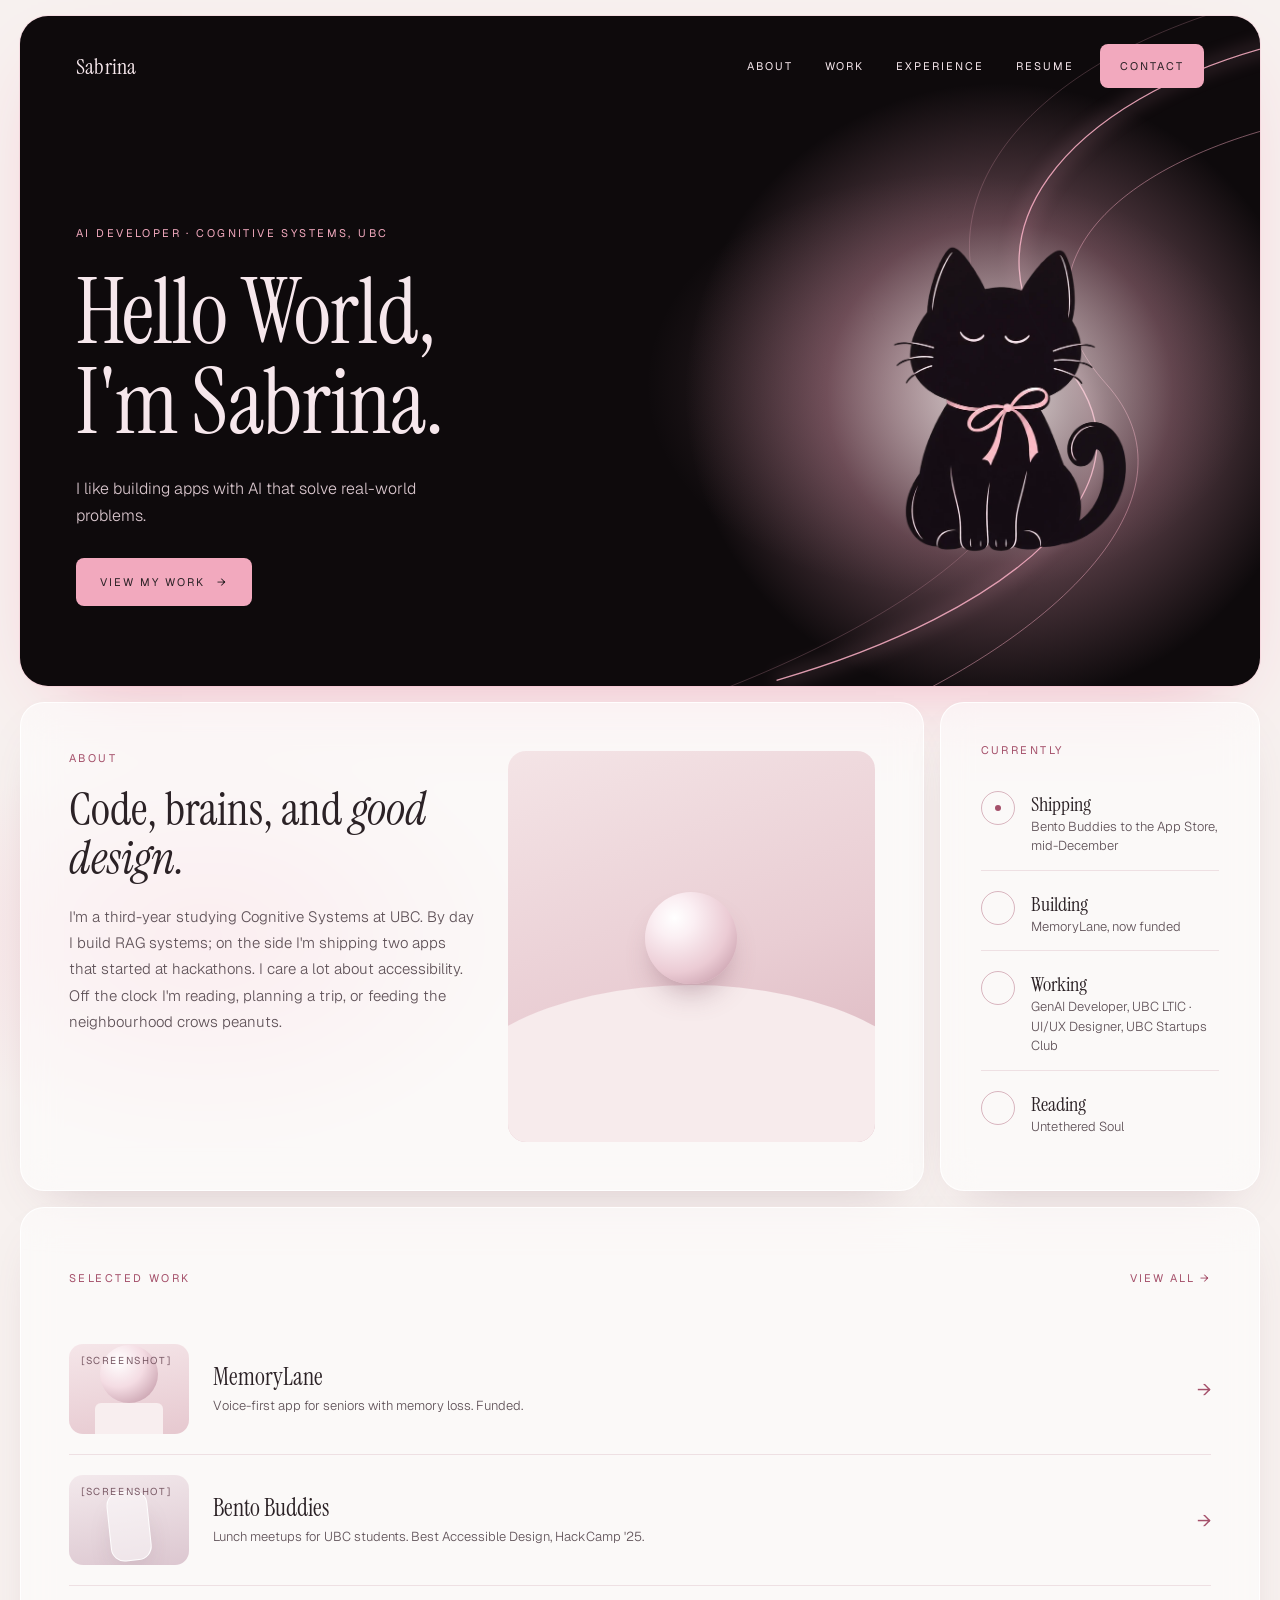
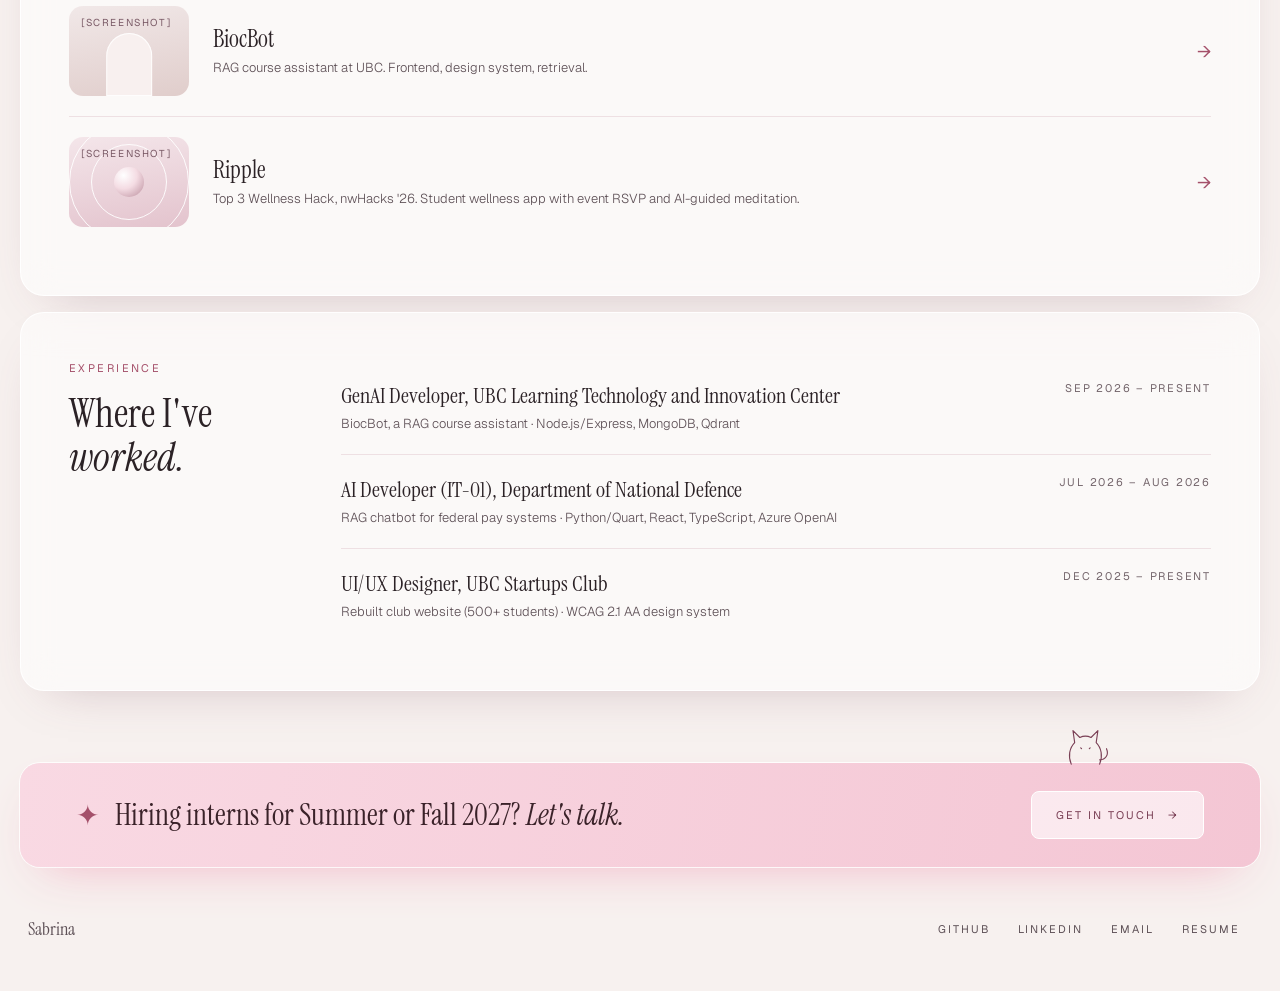
<file: index.html>
<!doctype html>
<html lang="en">
<head>
<meta charset="utf-8">
<meta name="viewport" content="width=device-width, initial-scale=1.0">
<title>Sabrina Yuan — AI developer</title>
<meta name="description" content="Sabrina Yuan — AI developer and Cognitive Systems student at UBC. I build AI tools and apps for real people, and study how their brains work.">

<link rel="icon" type="image/svg+xml" href="assets/favicon.svg">

<meta property="og:type" content="website">
<meta property="og:title" content="Sabrina Yuan — AI developer">
<meta property="og:description" content="I build AI tools and apps for real people, and study how their brains work.">
<meta property="og:image" content="assets/og-image.svg">
<meta property="og:url" content="https://sabrinayuan07-cloud.github.io/Portfolio/">
<meta name="twitter:card" content="summary_large_image">

<link rel="preconnect" href="https://fonts.googleapis.com">
<link rel="preconnect" href="https://fonts.gstatic.com" crossorigin>
<link href="https://fonts.googleapis.com/css2?family=Instrument+Serif:ital@0;1&family=Geist:wght@300;400;500&display=swap" rel="stylesheet">

<link rel="stylesheet" href="css/tokens.css">
<link rel="stylesheet" href="css/pearl.css">
</head>
<body>

<a class="skip-link" href="#main">Skip to content</a>

<!-- HERO -->
<header id="top" class="hero">
  <div class="hero-glow" aria-hidden="true"></div>

  <svg class="hero-swirls drift" aria-hidden="true" viewBox="0 0 700 640" preserveAspectRatio="xMaxYMid slice">
    <path d="M720 40 C520 90 420 220 520 330 C620 440 470 560 260 620" fill="none" stroke="#F2A9BE" stroke-width="10" opacity="0.18" style="filter: blur(8px)"></path>
    <path d="M720 40 C520 90 420 220 520 330 C620 440 470 560 260 620" fill="none" stroke="#F2A9BE" stroke-width="1.2" opacity="0.9"></path>
    <path d="M740 110 C560 150 470 250 560 350 C650 450 520 580 330 660" fill="none" stroke="#F2A9BE" stroke-width="0.8" opacity="0.55"></path>
    <path d="M700 0 C470 60 380 200 470 320 C560 440 400 560 180 640" fill="none" stroke="#F2A9BE" stroke-width="0.6" opacity="0.35"></path>
  </svg>

  <div class="hero-cat-wrap float" aria-hidden="true">
    <div class="hero-cat-glow"></div>
    <picture>
      <source srcset="assets/hero-cat.webp" type="image/webp">
      <img src="assets/hero-cat.png" alt="" class="hero-cat-img">
    </picture>
  </div>

  <div class="hero-header">
    <a href="#top" class="lnk brand">
      <span class="brand-name">Sabrina</span>
    </a>
    <nav class="main-nav" aria-label="Main">
      <a href="#about" class="lnk">About</a>
      <a href="#work" class="lnk">Work</a>
      <a href="#experience" class="lnk">Experience</a>
      <a href="Sabrina_Yuan_Resume.pdf" class="lnk" target="_blank" rel="noopener">Resume</a>
      <a href="#contact" class="lnk btn btn-primary">Contact</a>
    </nav>
  </div>

  <div class="hero-copy js-fade">
    <p class="label">AI developer · Cognitive Systems, UBC</p>
    <h1 class="hero-h1">Hello World, I'm Sabrina.<br><em></em></h1>
    <p class="hero-sub">I like building apps with AI that solve real-world problems.</p>
    <a href="#work" class="lnk btn btn-primary">View my work <span aria-hidden="true">→</span></a>
  </div>
</header>

<main id="main">

  <!-- ABOUT + CURRENTLY -->
  <section id="about" class="about" aria-labelledby="about-heading">
    <div class="about-glow" aria-hidden="true"></div>
    <div class="about-row">

      <div class="about-card glass js-fade">
        <div class="about-text">
          <p class="label">About</p>
          <h2 id="about-heading" class="about-heading">Code, brains, and <em>good design.</em></h2>
          <p class="about-body">I'm a third-year studying Cognitive Systems at UBC. By day I build RAG systems; on the side I'm shipping two apps that started at hackathons. I care a lot about accessibility. Off the clock I'm reading, planning a trip, or feeding the neighbourhood crows peanuts.</p>
        </div>
        <div class="about-image hide-sm" aria-hidden="true"></div>
      </div>

      <div class="currently glass js-fade">
        <p class="label">Currently</p>

        <div class="currently-item">
          <span class="currently-dot" aria-hidden="true"><span></span></span>
          <div>
            <p class="currently-title">Shipping</p>
            <p class="currently-desc">Bento Buddies to the App Store, mid-December</p>
          </div>
        </div>

        <div class="currently-item">
          <span class="currently-dot" aria-hidden="true"></span>
          <div>
            <p class="currently-title">Building</p>
            <p class="currently-desc">MemoryLane, now funded</p>
          </div>
        </div>

        <div class="currently-item">
          <span class="currently-dot" aria-hidden="true"></span>
          <div>
            <p class="currently-title">Working</p>
            <p class="currently-desc">GenAI Developer, UBC LTIC · UI/UX Designer, UBC Startups Club</p>
          </div>
        </div>

        <div class="currently-item">
          <span class="currently-dot" aria-hidden="true"></span>
          <div>
            <p class="currently-title">Reading</p>
            <p class="currently-desc">Untethered Soul</p>
          </div>
        </div>
      </div>

    </div>
  </section>

  <!-- WORK -->
  <section id="work" class="work" aria-labelledby="work-heading">
    <div class="work-inner glass js-fade">
      <div class="work-head">
        <p id="work-heading" class="label">Selected work</p>
        <a href="https://github.com/sabrinayuan07-cloud" class="lnk view-all">View all →</a>
      </div>

      <div class="work-list">

        <a href="case-studies/memorylane.html" class="lnk card work-row">
          <div class="work-thumb thumb-memorylane">
            <div class="thumb-house" aria-hidden="true"></div>
            <div class="thumb-pearl" aria-hidden="true"></div>
            <p class="work-thumb-tag">[screenshot]</p>
          </div>
          <div class="work-row-text">
            <p class="work-title">MemoryLane</p>
            <p class="work-desc">Voice-first app for seniors with memory loss. Funded.</p>
          </div>
          <span class="work-row-arrow" aria-hidden="true">→</span>
        </a>

        <a href="case-studies/bento-buddies.html" class="lnk card work-row">
          <div class="work-thumb thumb-bento">
            <div class="thumb-card" aria-hidden="true"></div>
            <p class="work-thumb-tag">[screenshot]</p>
          </div>
          <div class="work-row-text">
            <p class="work-title">Bento Buddies</p>
            <p class="work-desc">Lunch meetups for UBC students. Best Accessible Design, HackCamp '25.</p>
          </div>
          <span class="work-row-arrow" aria-hidden="true">→</span>
        </a>

        <a href="case-studies/biocbot.html" class="lnk card work-row">
          <div class="work-thumb thumb-biocbot">
            <div class="thumb-pill" aria-hidden="true"></div>
            <p class="work-thumb-tag">[screenshot]</p>
          </div>
          <div class="work-row-text">
            <p class="work-title">BiocBot</p>
            <p class="work-desc">RAG course assistant at UBC. Frontend, design system, retrieval.</p>
          </div>
          <span class="work-row-arrow" aria-hidden="true">→</span>
        </a>

        <a href="case-studies/ripple.html" class="lnk card work-row">
          <div class="work-thumb thumb-ripple">
            <div class="thumb-ring-lg" aria-hidden="true"></div>
            <div class="thumb-ring-sm" aria-hidden="true"></div>
            <div class="thumb-dot" aria-hidden="true"></div>
            <p class="work-thumb-tag">[screenshot]</p>
          </div>
          <div class="work-row-text">
            <p class="work-title">Ripple</p>
            <p class="work-desc">Top 3 Wellness Hack, nwHacks '26. Student wellness app with event RSVP and AI-guided meditation.</p>
          </div>
          <span class="work-row-arrow" aria-hidden="true">→</span>
        </a>

      </div>
    </div>
  </section>

  <!-- EXPERIENCE -->
  <section id="experience" class="experience" aria-labelledby="experience-heading">
    <div class="experience-inner glass">
      <div class="experience-head">
        <p class="label">Experience</p>
        <h2 id="experience-heading" class="experience-heading">Where I've <em>worked.</em></h2>
      </div>
      <div class="experience-list">
        <div class="experience-item">
          <div class="experience-role">
            <p class="experience-title">GenAI Developer, UBC Learning Technology and Innovation Center</p>
            <p class="experience-meta">BiocBot, a RAG course assistant · Node.js/Express, MongoDB, Qdrant</p>
          </div>
          <p class="experience-dates">Sep 2026 – Present</p>
        </div>
        <div class="experience-item">
          <div class="experience-role">
            <p class="experience-title">AI Developer (IT-01), Department of National Defence</p>
            <p class="experience-meta">RAG chatbot for federal pay systems · Python/Quart, React, TypeScript, Azure OpenAI</p>
          </div>
          <p class="experience-dates">Jul 2026 – Aug 2026</p>
        </div>
        <div class="experience-item">
          <div class="experience-role">
            <p class="experience-title">UI/UX Designer, UBC Startups Club</p>
            <p class="experience-meta">Rebuilt club website (500+ students) · WCAG 2.1 AA design system</p>
          </div>
          <p class="experience-dates">Dec 2025 – Present</p>
        </div>
      </div>
    </div>
  </section>

  <!-- CTA -->
  <section id="contact" class="cta" aria-labelledby="cta-heading">
    <div class="cta-bar">
      <svg class="cta-cat" aria-hidden="true" viewBox="0 0 60 50">
        <path d="M14 49 C10 40 12 30 18 24 L16 10 L24 18 C28 16 33 16 37 18 L45 10 L43 24 C49 30 51 40 47 49 M47 44 C54 44 58 38 55 31" fill="none" stroke="#7A3F55" stroke-width="1.3" stroke-linecap="round" stroke-linejoin="round"></path>
        <path d="M25 30 L26 31 M36 30 L35 31" stroke="#7A3F55" stroke-width="1.3" stroke-linecap="round"></path>
      </svg>
      <div class="cta-message">
        <span class="cta-sparkle" aria-hidden="true">✦</span>
        <p id="cta-heading" class="cta-text">Hiring interns for Summer or Fall 2027? <em>Let's talk.</em></p>
      </div>
      <a href="mailto:sabrinayuan.07@gmail.com" class="lnk btn btn-glass">Get in touch <span aria-hidden="true">→</span></a>
    </div>
  </section>

</main>

<!-- FOOTER -->
<footer class="site-footer">
  <p class="footer-sign">Sabrina</p>
  <nav class="footer-social" aria-label="Social">
    <a href="https://github.com/sabrinayuan07-cloud" class="lnk">GitHub</a>
    <a href="https://www.linkedin.com/in/sabrina-yuan-062b4422b/" class="lnk">LinkedIn</a>
    <a href="mailto:sabrinayuan.07@gmail.com" class="lnk">Email</a>
    <a href="Sabrina_Yuan_Resume.pdf" class="lnk" target="_blank" rel="noopener">Resume</a>
  </nav>
</footer>

<script type="module" src="js/main.js"></script>
</body>
</html>
</file>
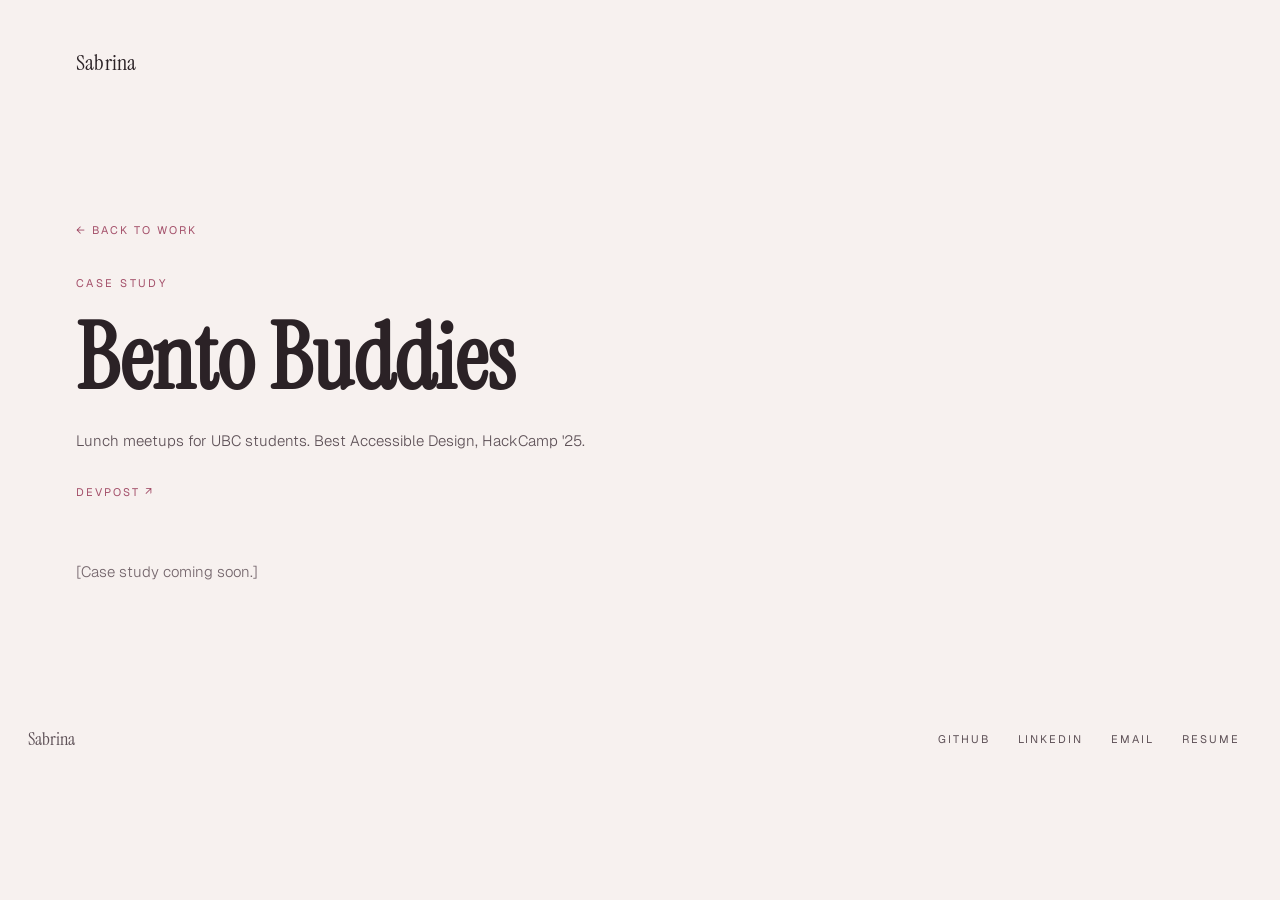
<file: case-studies/bento-buddies.html>
<!doctype html>
<html lang="en">
<head>
<meta charset="utf-8">
<meta name="viewport" content="width=device-width, initial-scale=1.0">
<title>Bento Buddies — Sabrina Yuan</title>
<meta name="description" content="Case study: Bento Buddies, lunch meetups for UBC students.">
<link rel="icon" type="image/svg+xml" href="../assets/favicon.svg">
<link rel="preconnect" href="https://fonts.googleapis.com">
<link rel="preconnect" href="https://fonts.gstatic.com" crossorigin>
<link href="https://fonts.googleapis.com/css2?family=Instrument+Serif:ital@0;1&family=Geist:wght@300;400;500&display=swap" rel="stylesheet">
<link rel="stylesheet" href="../css/tokens.css">
<link rel="stylesheet" href="../css/pearl.css">
</head>
<body>

<a class="skip-link" href="#main">Skip to content</a>

<header>
  <div class="hero-header wrap" style="padding-top: 24px;">
    <a href="../index.html#top" class="lnk brand" style="color: var(--ink);">
      <span class="brand-name">Sabrina</span>
    </a>
  </div>
</header>

<main id="main" class="case-main">
  <a href="../index.html#work" class="lnk back-link">← Back to work</a>
  <p class="label">Case study</p>
  <h1 class="case-title">Bento Buddies</h1>
  <p class="case-tagline">Lunch meetups for UBC students. Best Accessible Design, HackCamp '25.</p>
  <nav class="case-links" aria-label="Project links">
    <a href="https://devpost.com/software/food-buddy-finder" class="lnk">DevPost ↗</a>
  </nav>
  <p class="case-placeholder">[Case study coming soon.]</p>
</main>

<footer class="site-footer">
  <p class="footer-sign">Sabrina</p>
  <nav class="footer-social" aria-label="Social">
    <a href="https://github.com/sabrinayuan07-cloud" class="lnk">GitHub</a>
    <a href="https://www.linkedin.com/in/sabrina-yuan-062b4422b/" class="lnk">LinkedIn</a>
    <a href="mailto:sabrinayuan.07@gmail.com" class="lnk">Email</a>
    <a href="../Sabrina_Yuan_Resume.pdf" class="lnk" target="_blank" rel="noopener">Resume</a>
  </nav>
</footer>

</body>
</html>
</file>
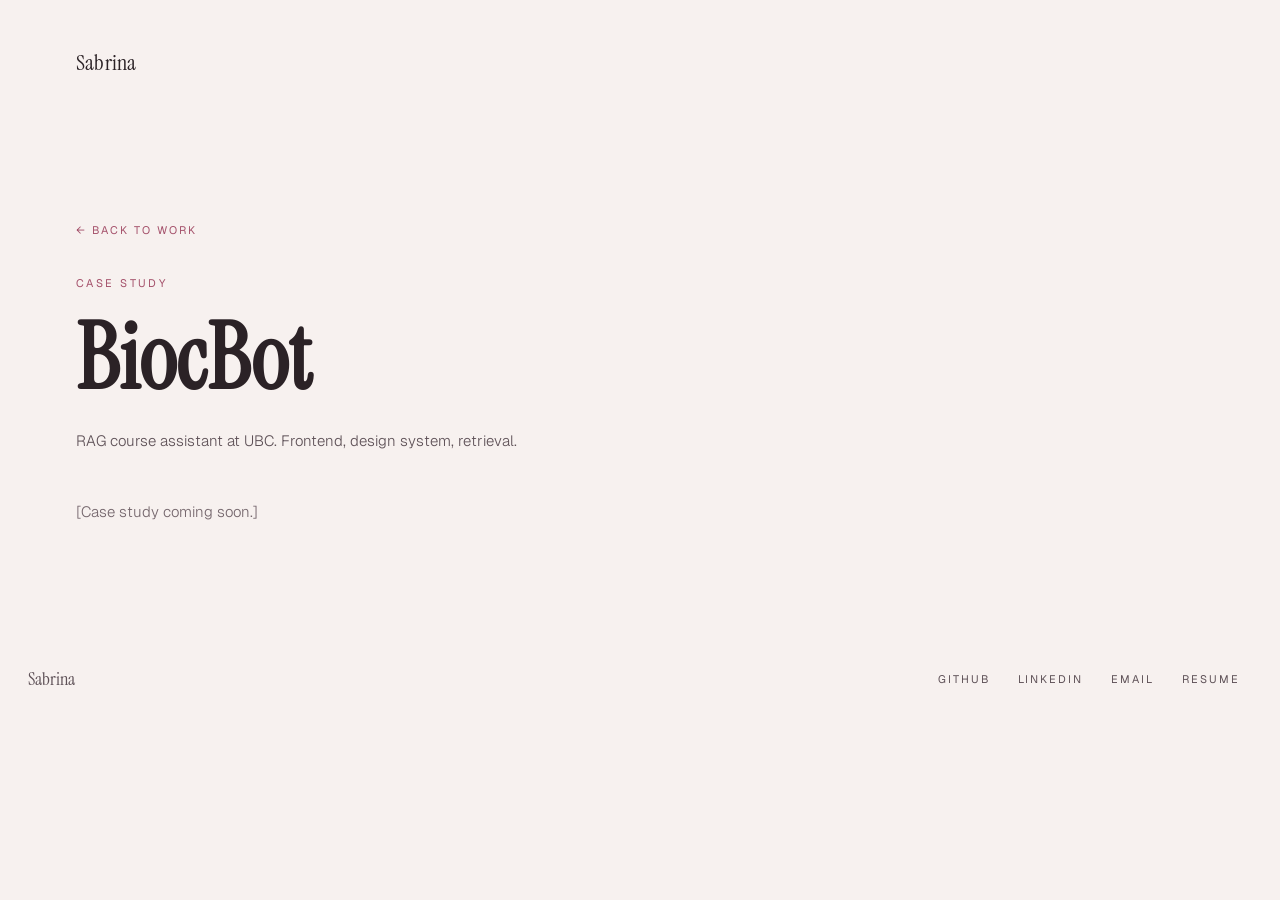
<file: case-studies/biocbot.html>
<!doctype html>
<html lang="en">
<head>
<meta charset="utf-8">
<meta name="viewport" content="width=device-width, initial-scale=1.0">
<title>BiocBot — Sabrina Yuan</title>
<meta name="description" content="Case study: BiocBot, a RAG course assistant at UBC.">
<link rel="icon" type="image/svg+xml" href="../assets/favicon.svg">
<link rel="preconnect" href="https://fonts.googleapis.com">
<link rel="preconnect" href="https://fonts.gstatic.com" crossorigin>
<link href="https://fonts.googleapis.com/css2?family=Instrument+Serif:ital@0;1&family=Geist:wght@300;400;500&display=swap" rel="stylesheet">
<link rel="stylesheet" href="../css/tokens.css">
<link rel="stylesheet" href="../css/pearl.css">
</head>
<body>

<a class="skip-link" href="#main">Skip to content</a>

<header>
  <div class="hero-header wrap" style="padding-top: 24px;">
    <a href="../index.html#top" class="lnk brand" style="color: var(--ink);">
      <span class="brand-name">Sabrina</span>
    </a>
  </div>
</header>

<main id="main" class="case-main">
  <a href="../index.html#work" class="lnk back-link">← Back to work</a>
  <p class="label">Case study</p>
  <h1 class="case-title">BiocBot</h1>
  <p class="case-tagline">RAG course assistant at UBC. Frontend, design system, retrieval.</p>
  <p class="case-placeholder">[Case study coming soon.]</p>
</main>

<footer class="site-footer">
  <p class="footer-sign">Sabrina</p>
  <nav class="footer-social" aria-label="Social">
    <a href="https://github.com/sabrinayuan07-cloud" class="lnk">GitHub</a>
    <a href="https://www.linkedin.com/in/sabrina-yuan-062b4422b/" class="lnk">LinkedIn</a>
    <a href="mailto:sabrinayuan.07@gmail.com" class="lnk">Email</a>
    <a href="../Sabrina_Yuan_Resume.pdf" class="lnk" target="_blank" rel="noopener">Resume</a>
  </nav>
</footer>

</body>
</html>
</file>
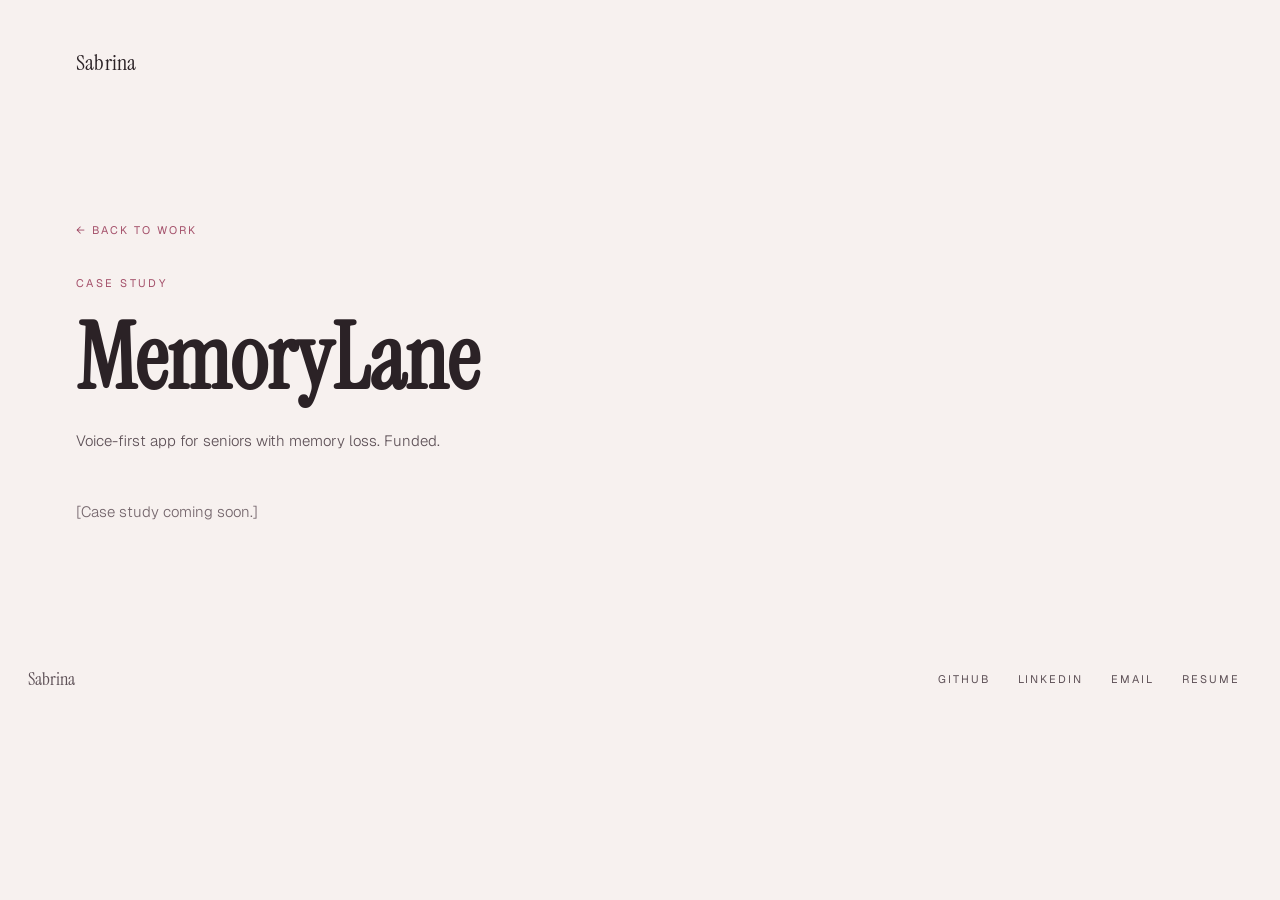
<file: case-studies/memorylane.html>
<!doctype html>
<html lang="en">
<head>
<meta charset="utf-8">
<meta name="viewport" content="width=device-width, initial-scale=1.0">
<title>MemoryLane — Sabrina Yuan</title>
<meta name="description" content="Case study: MemoryLane, a voice-first app for seniors with memory loss.">
<link rel="icon" type="image/svg+xml" href="../assets/favicon.svg">
<link rel="preconnect" href="https://fonts.googleapis.com">
<link rel="preconnect" href="https://fonts.gstatic.com" crossorigin>
<link href="https://fonts.googleapis.com/css2?family=Instrument+Serif:ital@0;1&family=Geist:wght@300;400;500&display=swap" rel="stylesheet">
<link rel="stylesheet" href="../css/tokens.css">
<link rel="stylesheet" href="../css/pearl.css">
</head>
<body>

<a class="skip-link" href="#main">Skip to content</a>

<header>
  <div class="hero-header wrap" style="padding-top: 24px;">
    <a href="../index.html#top" class="lnk brand" style="color: var(--ink);">
      <span class="brand-name">Sabrina</span>
    </a>
  </div>
</header>

<main id="main" class="case-main">
  <a href="../index.html#work" class="lnk back-link">← Back to work</a>
  <p class="label">Case study</p>
  <h1 class="case-title">MemoryLane</h1>
  <p class="case-tagline">Voice-first app for seniors with memory loss. Funded.</p>
  <p class="case-placeholder">[Case study coming soon.]</p>
</main>

<footer class="site-footer">
  <p class="footer-sign">Sabrina</p>
  <nav class="footer-social" aria-label="Social">
    <a href="https://github.com/sabrinayuan07-cloud" class="lnk">GitHub</a>
    <a href="https://www.linkedin.com/in/sabrina-yuan-062b4422b/" class="lnk">LinkedIn</a>
    <a href="mailto:sabrinayuan.07@gmail.com" class="lnk">Email</a>
    <a href="../Sabrina_Yuan_Resume.pdf" class="lnk" target="_blank" rel="noopener">Resume</a>
  </nav>
</footer>

</body>
</html>
</file>
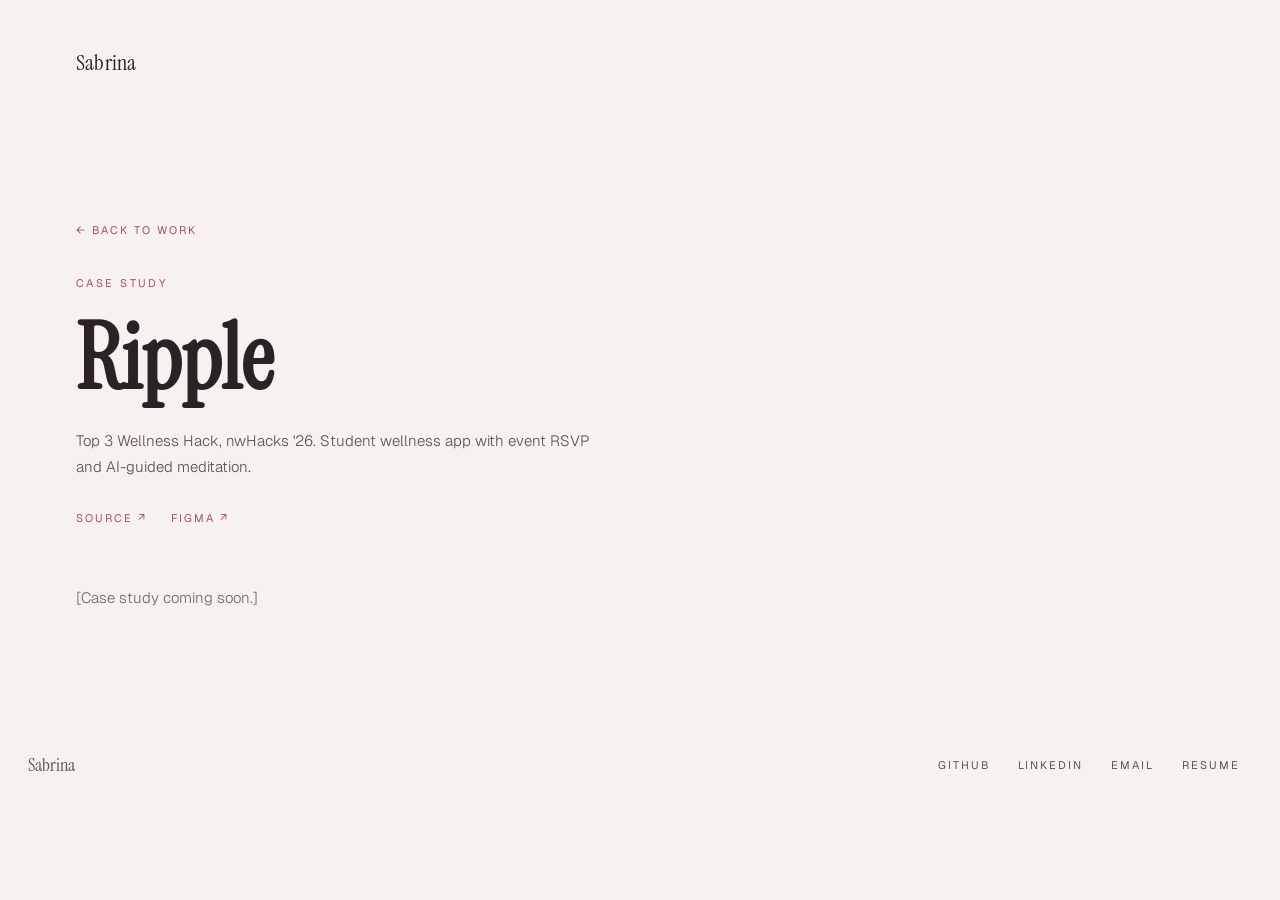
<file: case-studies/ripple.html>
<!doctype html>
<html lang="en">
<head>
<meta charset="utf-8">
<meta name="viewport" content="width=device-width, initial-scale=1.0">
<title>Ripple — Sabrina Yuan</title>
<meta name="description" content="Case study: Ripple, Top 3 Wellness Hack at nwHacks '26.">
<link rel="icon" type="image/svg+xml" href="../assets/favicon.svg">
<link rel="preconnect" href="https://fonts.googleapis.com">
<link rel="preconnect" href="https://fonts.gstatic.com" crossorigin>
<link href="https://fonts.googleapis.com/css2?family=Instrument+Serif:ital@0;1&family=Geist:wght@300;400;500&display=swap" rel="stylesheet">
<link rel="stylesheet" href="../css/tokens.css">
<link rel="stylesheet" href="../css/pearl.css">
</head>
<body>

<a class="skip-link" href="#main">Skip to content</a>

<header>
  <div class="hero-header wrap" style="padding-top: 24px;">
    <a href="../index.html#top" class="lnk brand" style="color: var(--ink);">
      <span class="brand-name">Sabrina</span>
    </a>
  </div>
</header>

<main id="main" class="case-main">
  <a href="../index.html#work" class="lnk back-link">← Back to work</a>
  <p class="label">Case study</p>
  <h1 class="case-title">Ripple</h1>
  <p class="case-tagline">Top 3 Wellness Hack, nwHacks '26. Student wellness app with event RSVP and AI-guided meditation.</p>
  <nav class="case-links" aria-label="Project links">
    <a href="https://github.com/sabrinayuan07-cloud/nwHacks-2026" class="lnk">Source ↗</a>
    <a href="https://www.figma.com/design/0SVCmObbhBL4glf1EhXVU4/Ripple-Design" class="lnk">Figma ↗</a>
  </nav>
  <p class="case-placeholder">[Case study coming soon.]</p>
</main>

<footer class="site-footer">
  <p class="footer-sign">Sabrina</p>
  <nav class="footer-social" aria-label="Social">
    <a href="https://github.com/sabrinayuan07-cloud" class="lnk">GitHub</a>
    <a href="https://www.linkedin.com/in/sabrina-yuan-062b4422b/" class="lnk">LinkedIn</a>
    <a href="mailto:sabrinayuan.07@gmail.com" class="lnk">Email</a>
    <a href="../Sabrina_Yuan_Resume.pdf" class="lnk" target="_blank" rel="noopener">Resume</a>
  </nav>
</footer>

</body>
</html>
</file>
<file: css/tokens.css>
:root {
  /* Colour */
  --night: #0E0A0C;
  --glow: #F2A9BE;
  --blush: #F7F1EF;
  --rose: #A4506A;
  --mauve: #5E5157;
  --muted: #74666C;
  --ink: #2B2226;

  --glass-bg: rgba(255, 255, 255, 0.55);
  --glass-border: rgba(255, 255, 255, 0.9);
  --glass-border-strong: #FFFFFF;
  --glass-blur: 18px;
  --glass-shadow: 0 20px 50px -30px rgba(120, 70, 90, 0.35);

  --hairline: rgba(164, 80, 106, 0.15);
  --hairline-strong: rgba(164, 80, 106, 0.2);

  /* Radii */
  --radius-hero: 28px;
  --radius-card: 24px;
  --radius-image: 14px;
  --radius-btn: 8px;

  /* Type */
  --font-display: 'Instrument Serif', serif;
  --font-body: 'Geist', Inter, system-ui, sans-serif;

  --label-size: 11px;
  --label-tracking: 0.22em;

  --fs-display: clamp(52px, 7vw, 96px);
  --fs-section: clamp(34px, 3.6vw, 46px);
  --fs-title: clamp(20px, 2vw, 24px);
  --fs-body: 15px;

  /* Spacing rhythm */
  --space-page: clamp(24px, 5vw, 56px);
  --space-card: clamp(28px, 4vw, 48px);
  --max-width: 1240px;

  /* Motion */
  --ease-fade: cubic-bezier(.2, .7, .2, 1);
  --fade-distance: 14px;
  --fade-duration: 1.2s;
}

@media (prefers-reduced-motion: reduce) {
  :root {
    --fade-distance: 0px;
  }
}
</file>
<file: css/pearl.css>
/* ── Reset ──────────────────────────────────────────────────────────── */
*, *::before, *::after { box-sizing: border-box; }
html, body { margin: 0; padding: 0; }
img, svg, canvas { display: block; max-width: 100%; }
a { color: inherit; }
ul { margin: 0; padding: 0; list-style: none; }

html {
  scroll-behavior: smooth;
}
@media (prefers-reduced-motion: reduce) {
  html { scroll-behavior: auto; }
}

body {
  background: var(--blush);
  color: var(--ink);
  font-family: var(--font-body);
  font-weight: 400;
  overflow-x: hidden;
  padding: 16px;
}

/* ── Skip link ──────────────────────────────────────────────────────── */
.skip-link {
  position: absolute;
  left: 50%;
  top: -60px;
  transform: translateX(-50%);
  z-index: 1000;
  background: var(--ink);
  color: var(--blush);
  padding: 12px 20px;
  border-radius: var(--radius-btn);
  font-size: var(--label-size);
  letter-spacing: var(--label-tracking);
  text-transform: uppercase;
  text-decoration: none;
  transition: top 0.2s ease;
}
.skip-link:focus {
  top: 16px;
}

/* ── Focus styles ───────────────────────────────────────────────────── */
a:focus-visible,
button:focus-visible {
  outline: 2px solid var(--rose);
  outline-offset: 3px;
  border-radius: var(--radius-btn);
}
.hero :focus-visible {
  outline-color: var(--glow);
}

/* ── Motion ─────────────────────────────────────────────────────────── */
.fade {
  animation: fade var(--fade-duration) var(--ease-fade) both;
}
.fade.in-view { animation-play-state: running; }
@keyframes fade {
  from { opacity: 0; transform: translateY(var(--fade-distance)); }
  to   { opacity: 1; transform: none; }
}
.js-fade {
  opacity: 0;
}
.js-fade.in-view {
  opacity: 1;
  animation: fade var(--fade-duration) var(--ease-fade) both;
}

.drift {
  animation: drift 22s ease-in-out infinite alternate;
}
@keyframes drift {
  from { transform: translate(0, 0) rotate(0deg); }
  to   { transform: translate(-18px, 12px) rotate(-3deg); }
}

.float {
  animation: float 9s ease-in-out infinite alternate;
}
@keyframes float {
  from { transform: translateY(0); }
  to   { transform: translateY(-10px); }
}

.lnk { transition: opacity 0.3s; }
.lnk:hover { opacity: 0.6; }

.card { transition: transform 0.5s var(--ease-fade); }
.card:hover,
.card:focus-visible { transform: translateY(-3px); }

@media (prefers-reduced-motion: reduce) {
  *, *::before, *::after {
    animation: none !important;
    transition: none !important;
  }
  .js-fade { opacity: 1; }
}

/* ── Layout helpers ─────────────────────────────────────────────────── */
.wrap {
  max-width: var(--max-width);
  margin: 0 auto;
}

.label {
  margin: 0;
  font-size: var(--label-size);
  letter-spacing: var(--label-tracking);
  text-transform: uppercase;
  color: var(--rose);
}

.btn {
  display: inline-flex;
  align-items: center;
  gap: 12px;
  min-height: 48px;
  padding: 0 24px;
  border-radius: var(--radius-btn);
  font-size: var(--label-size);
  letter-spacing: 0.18em;
  text-transform: uppercase;
  text-decoration: none;
  border: none;
  cursor: pointer;
}
.btn-primary {
  background: var(--glow);
  color: var(--ink);
}
.btn-glass {
  background: rgba(255, 255, 255, 0.6);
  border: 1px solid var(--glass-border-strong);
  color: #7A3F55;
}

.glass {
  background: var(--glass-bg);
  border: 1px solid var(--glass-border);
  backdrop-filter: blur(var(--glass-blur));
  -webkit-backdrop-filter: blur(var(--glass-blur));
  box-shadow: var(--glass-shadow);
  border-radius: var(--radius-card);
}

@media (max-width: 560px) {
  .hide-sm { display: none; }
}

/* ── Hero ───────────────────────────────────────────────────────────── */
.hero {
  position: relative;
  overflow: hidden;
  max-width: var(--max-width);
  margin: 0 auto;
  border-radius: var(--radius-hero);
  background: var(--night);
  color: #F6E7EC;
  min-height: 640px;
  box-shadow:
    0 0 0 1px rgba(242, 169, 190, 0.25),
    0 30px 80px -40px var(--glow);
}

.hero-glow {
  position: absolute;
  right: -10%;
  top: 10%;
  width: 70%;
  height: 90%;
  border-radius: 50%;
  background: radial-gradient(closest-side, rgba(242, 169, 190, 0.28), rgba(242, 169, 190, 0) 70%);
  pointer-events: none;
}

.hero-swirls {
  position: absolute;
  right: 0;
  top: 0;
  width: 62%;
  height: 100%;
  pointer-events: none;
}

.hero-cat-wrap {
  position: absolute;
  right: 4%;
  top: 28%;
  width: min(42%, 420px);
  max-height: 86%;
  pointer-events: none;
}
.hero-cat-glow {
  position: absolute;
  left: 50%;
  top: 46%;
  transform: translate(-50%, -50%);
  width: 150%;
  height: 150%;
  border-radius: 50%;
  background: radial-gradient(
    closest-side,
    rgba(247, 241, 239, 0.85) 0%,
    rgba(242, 169, 190, 0.32) 55%,
    rgba(242, 169, 190, 0) 100%
  );
}
.hero-cat-img {
  position: relative;
  display: block;
  width: 100%;
  height: auto;
}

@media (max-width: 560px) {
  .hero-cat-wrap { width: 38%; top: 4%; right: 2%; opacity: 0.5; z-index: 1; }
}

.hero-header {
  position: relative;
  z-index: 2;
  display: flex;
  flex-wrap: wrap;
  align-items: center;
  justify-content: space-between;
  gap: 12px;
  padding: 28px var(--space-page);
}

.brand {
  display: flex;
  align-items: center;
  gap: 10px;
  text-decoration: none;
  min-height: 44px;
}
.brand-name {
  font-family: var(--font-display);
  font-size: 22px;
  letter-spacing: 0.01em;
}

.main-nav {
  display: flex;
  flex-wrap: wrap;
  align-items: center;
  gap: 4px;
}
.main-nav a {
  font-size: var(--label-size);
  letter-spacing: 0.18em;
  text-transform: uppercase;
  text-decoration: none;
  padding: 14px 14px;
  display: inline-flex;
  min-height: 44px;
  align-items: center;
}
.main-nav .btn-primary {
  margin-left: 8px;
  padding: 12px 20px;
  min-height: 44px;
}

.hero-copy {
  position: relative;
  z-index: 2;
  max-width: 560px;
  padding: clamp(48px, 9vw, 110px) var(--space-page) 80px;
  display: flex;
  flex-direction: column;
  gap: 28px;
}
.hero-copy .label { color: var(--glow); }
.hero-h1 {
  margin: 0;
  font-family: var(--font-display);
  font-weight: 400;
  font-size: var(--fs-display);
  line-height: 1.0;
  letter-spacing: -0.01em;
}
.hero-h1 em {
  font-style: italic;
  color: var(--glow);
}
.hero-sub {
  margin: 0;
  max-width: 400px;
  font-size: 16px;
  font-weight: 300;
  line-height: 1.7;
  color: #D9C6CD;
}
.hero-copy .btn-primary { align-self: flex-start; }

@media (max-width: 560px) {
  .hero { min-height: 560px; }
}

/* ── About + Currently ─────────────────────────────────────────────── */
.about {
  position: relative;
  max-width: var(--max-width);
  margin: 0 auto;
  padding: 16px 0 0;
}
.about-glow {
  position: absolute;
  left: -10%;
  top: 10%;
  width: 50%;
  height: 80%;
  border-radius: 50%;
  background: radial-gradient(closest-side, rgba(242, 169, 190, 0.35), rgba(242, 169, 190, 0));
  pointer-events: none;
}
.about-row {
  position: relative;
  display: flex;
  flex-wrap: wrap;
  gap: 16px;
}

.about-card {
  flex: 999 1 560px;
  min-width: 0;
  display: flex;
  flex-wrap: wrap;
  gap: 32px;
  padding: var(--space-card);
}
.about-text {
  flex: 1 1 260px;
  display: flex;
  flex-direction: column;
  gap: 20px;
}
.about-heading {
  margin: 0;
  font-family: var(--font-display);
  font-weight: 400;
  font-size: var(--fs-section);
  line-height: 1.08;
  color: var(--ink);
}
.about-heading em { font-style: italic; }
.about-body {
  margin: 0;
  font-size: var(--fs-body);
  font-weight: 300;
  line-height: 1.75;
  color: var(--mauve);
}
.about-image {
  position: relative;
  flex: 1 1 220px;
  min-height: 260px;
  border-radius: 18px;
  overflow: hidden;
  background: linear-gradient(160deg, #F4E4E6 0%, #E9CDD3 55%, #D9B3BC 100%);
}
.about-image::before {
  content: '';
  position: absolute;
  left: -20%;
  bottom: -30%;
  width: 140%;
  height: 70%;
  border-radius: 50%;
  background: #F7EBEC;
}
.about-image::after {
  content: '';
  position: absolute;
  left: 50%;
  top: 36%;
  transform: translateX(-50%);
  width: 92px;
  height: 92px;
  border-radius: 50%;
  background: radial-gradient(circle at 32% 28%, #FFFFFF 0%, #FBEFF3 22%, #EBCBD4 60%, #B98C9B 100%);
  box-shadow: 0 18px 30px -12px rgba(120, 70, 90, 0.45);
}

.currently {
  flex: 1 1 320px;
  display: flex;
  flex-direction: column;
  gap: 6px;
  padding: clamp(28px, 4vw, 40px);
}
.currently .label { margin: 0 0 14px; }
.currently-item {
  display: flex;
  gap: 16px;
  padding: 14px 0;
  border-bottom: 1px solid var(--hairline);
}
.currently-item:last-child { border-bottom: none; }
.currently-dot {
  flex: 0 0 34px;
  height: 34px;
  border-radius: 50%;
  border: 1px solid rgba(164, 80, 106, 0.4);
  display: flex;
  align-items: center;
  justify-content: center;
}
.currently-dot span {
  width: 6px;
  height: 6px;
  border-radius: 50%;
  background: var(--rose);
}
.currently-title {
  margin: 0;
  font-family: var(--font-display);
  font-size: 20px;
  color: var(--ink);
}
.currently-desc {
  margin: 0;
  font-size: 13px;
  font-weight: 300;
  line-height: 1.5;
  color: var(--mauve);
}

/* ── Work ───────────────────────────────────────────────────────────── */
.work {
  max-width: var(--max-width);
  margin: 0 auto;
  padding: 16px 0 0;
}
.work-inner {
  padding: var(--space-card);
  display: flex;
  flex-direction: column;
  gap: 24px;
}
.work-head {
  display: flex;
  justify-content: space-between;
  align-items: center;
  gap: 12px;
}
.work-head .label { margin: 0; }
.view-all {
  font-size: var(--label-size);
  letter-spacing: 0.18em;
  text-transform: uppercase;
  text-decoration: none;
  color: var(--rose);
  padding: 12px 0;
  min-height: 44px;
  display: inline-flex;
  align-items: center;
}

.work-list {
  display: flex;
  flex-direction: column;
}
.work-row {
  text-decoration: none;
  display: flex;
  align-items: center;
  gap: 24px;
  padding: 20px 0;
  border-bottom: 1px solid var(--hairline);
  color: inherit;
}
.work-row:last-child { border-bottom: none; }
.work-row-text {
  flex: 1 1 auto;
  min-width: 0;
  display: flex;
  flex-direction: column;
  gap: 4px;
}
.work-row-arrow {
  flex: 0 0 auto;
  color: var(--rose);
  font-size: 18px;
}
.work-thumb {
  position: relative;
  flex: 0 0 120px;
  width: 120px;
  aspect-ratio: 4 / 3;
  border-radius: var(--radius-image);
  overflow: hidden;
}
.work-thumb-tag {
  position: absolute;
  left: 12px;
  top: 10px;
  margin: 0;
  font-size: 10px;
  letter-spacing: 0.16em;
  text-transform: uppercase;
  color: #7A5A66;
}
.work-title {
  margin: 0;
  font-family: var(--font-display);
  font-size: var(--fs-title);
  color: var(--ink);
}
.work-desc {
  margin: 0;
  font-size: 13px;
  font-weight: 300;
  line-height: 1.55;
  color: var(--mauve);
}

@media (max-width: 560px) {
  .work-thumb { flex-basis: 84px; width: 84px; }
  .work-row-arrow { display: none; }
}

.thumb-memorylane { background: linear-gradient(170deg, #F5E6E9, #E6C8CF); }
.thumb-bento { background: linear-gradient(170deg, #F3E9EC, #DCC7D0); }
.thumb-biocbot { background: linear-gradient(170deg, #F1E8E8, #E0CDCB); }
.thumb-ripple { background: linear-gradient(170deg, #F4E6EA, #E3C3CD); }

.thumb-pearl {
  position: absolute;
  left: 50%;
  bottom: 34%;
  transform: translateX(-50%);
  width: 58px;
  height: 58px;
  border-radius: 50%;
  background: radial-gradient(circle at 32% 28%, #FFFFFF, #F4DCE3 45%, #B98C9B);
}
.thumb-house {
  position: absolute;
  left: 22%;
  bottom: 0;
  width: 56%;
  height: 34%;
  background: #F8EEEF;
  border-radius: 6px 6px 0 0;
}
.thumb-card {
  position: absolute;
  left: 50%;
  top: 18%;
  transform: translateX(-50%) rotate(-6deg);
  width: 34%;
  height: 78%;
  border-radius: var(--radius-image);
  background: rgba(255, 255, 255, 0.5);
  border: 1px solid rgba(255, 255, 255, 0.9);
  box-shadow: 0 16px 30px -14px rgba(90, 50, 70, 0.4);
}
.thumb-pill {
  position: absolute;
  left: 50%;
  bottom: 0;
  transform: translateX(-50%);
  width: 38%;
  height: 70%;
  border-radius: 999px 999px 0 0;
  background: #F8F0EF;
  box-shadow: inset 0 0 0 1px rgba(255, 255, 255, 0.9);
}
.thumb-ring-lg,
.thumb-ring-sm {
  position: absolute;
  left: 50%;
  top: 50%;
  transform: translate(-50%, -50%);
  border-radius: 50%;
  border: 1px solid rgba(255, 255, 255, 0.9);
}
.thumb-ring-lg { width: 120px; height: 120px; }
.thumb-ring-sm { width: 76px; height: 76px; }
.thumb-dot {
  position: absolute;
  left: 50%;
  top: 50%;
  transform: translate(-50%, -50%);
  width: 30px;
  height: 30px;
  border-radius: 50%;
  background: radial-gradient(circle at 32% 28%, #FFFFFF, #F4DCE3 45%, #B98C9B);
}

/* ── Experience ─────────────────────────────────────────────────────── */
.experience {
  max-width: var(--max-width);
  margin: 0 auto;
  padding: 16px 0 0;
}
.experience-inner {
  padding: var(--space-card);
  display: flex;
  flex-wrap: wrap;
  gap: 32px;
}
.experience-head {
  flex: 1 1 240px;
  display: flex;
  flex-direction: column;
  gap: 16px;
}
.experience-heading {
  margin: 0;
  font-family: var(--font-display);
  font-weight: 400;
  font-size: 40px;
  line-height: 1.1;
  color: var(--ink);
}
.experience-heading em { font-style: italic; }
.experience-list {
  flex: 999 1 560px;
  min-width: 0;
  display: flex;
  flex-direction: column;
}
.experience-item {
  display: flex;
  flex-wrap: wrap;
  justify-content: space-between;
  gap: 6px 24px;
  padding: 20px 0;
  border-bottom: 1px solid var(--hairline);
}
.experience-item:last-child { border-bottom: none; }
.experience-role {
  display: flex;
  flex-direction: column;
  gap: 4px;
  flex: 1 1 320px;
}
.experience-title {
  margin: 0;
  font-family: var(--font-display);
  font-size: 22px;
  color: var(--ink);
}
.experience-meta {
  margin: 0;
  font-size: 13px;
  font-weight: 300;
  line-height: 1.55;
  color: var(--mauve);
}
.experience-dates {
  margin: 0;
  font-size: var(--label-size);
  letter-spacing: 0.16em;
  text-transform: uppercase;
  color: var(--muted);
}

/* ── CTA bar ────────────────────────────────────────────────────────── */
.cta {
  max-width: var(--max-width);
  margin: 0 auto;
  padding: 72px 0 0;
}
.cta-bar {
  position: relative;
  border-radius: 20px;
  background: linear-gradient(100deg, #F9D9E3, #F4C6D4);
  box-shadow: 0 0 0 1px rgba(255, 255, 255, 0.8), 0 20px 50px -24px rgba(242, 169, 190, 0.9);
  padding: 28px var(--space-page);
  display: flex;
  flex-wrap: wrap;
  align-items: center;
  justify-content: space-between;
  gap: 20px;
}
.cta-cat {
  position: absolute;
  right: clamp(24px, 12%, 180px);
  top: -41px;
  width: 52px;
  height: 43px;
}
.cta-message {
  display: flex;
  align-items: center;
  gap: 16px;
}
.cta-sparkle {
  font-family: var(--font-display);
  font-size: 28px;
  color: var(--rose);
}
.cta-text {
  margin: 0;
  font-family: var(--font-display);
  font-size: clamp(22px, 2.4vw, 30px);
  line-height: 1.2;
  color: #3A2229;
}
.cta-text em { font-style: italic; }

/* ── Footer ─────────────────────────────────────────────────────────── */
.site-footer {
  max-width: var(--max-width);
  margin: 0 auto;
  padding: 40px 8px 24px;
  display: flex;
  flex-wrap: wrap;
  justify-content: space-between;
  align-items: center;
  gap: 12px;
}
.footer-sign {
  margin: 0;
  font-family: var(--font-display);
  font-size: 18px;
  color: var(--mauve);
}
.footer-social {
  display: flex;
  gap: 4px;
}
.footer-social a {
  font-size: var(--label-size);
  letter-spacing: 0.18em;
  text-transform: uppercase;
  text-decoration: none;
  padding: 14px 12px;
  color: var(--mauve);
  min-height: 44px;
  display: inline-flex;
  align-items: center;
}

/* ── Case study pages ───────────────────────────────────────────────── */
.case-main {
  max-width: var(--max-width);
  margin: 0 auto;
  padding: 96px var(--space-page);
  display: flex;
  flex-direction: column;
  gap: 24px;
  min-height: 50vh;
}
.case-title {
  margin: 0;
  font-family: var(--font-display);
  font-size: var(--fs-display);
  line-height: 1.0;
  color: var(--ink);
}
.case-tagline {
  margin: 0;
  max-width: 540px;
  font-size: var(--fs-body);
  font-weight: 300;
  line-height: 1.75;
  color: var(--mauve);
}
.case-placeholder {
  margin: 24px 0 0;
  font-size: var(--fs-body);
  font-weight: 300;
  color: var(--muted);
}
.case-links {
  display: flex;
  gap: 4px;
  margin-top: -8px;
}
.case-links a {
  font-size: var(--label-size);
  letter-spacing: 0.18em;
  text-transform: uppercase;
  text-decoration: none;
  color: var(--rose);
  padding: 10px 0;
  margin-right: 20px;
  min-height: 44px;
  display: inline-flex;
  align-items: center;
}

.back-link {
  align-self: flex-start;
  font-size: var(--label-size);
  letter-spacing: 0.18em;
  text-transform: uppercase;
  text-decoration: none;
  color: var(--rose);
  min-height: 44px;
  display: inline-flex;
  align-items: center;
}

/* ── Simple section rhythm on small screens ───────────────────────────── */
@media (max-width: 768px) {
  .hero-header { padding: 20px clamp(20px, 5vw, 32px); }
  .main-nav a { padding: 10px 10px; }
  .experience-item { flex-direction: column; align-items: flex-start; }
}
</file>
